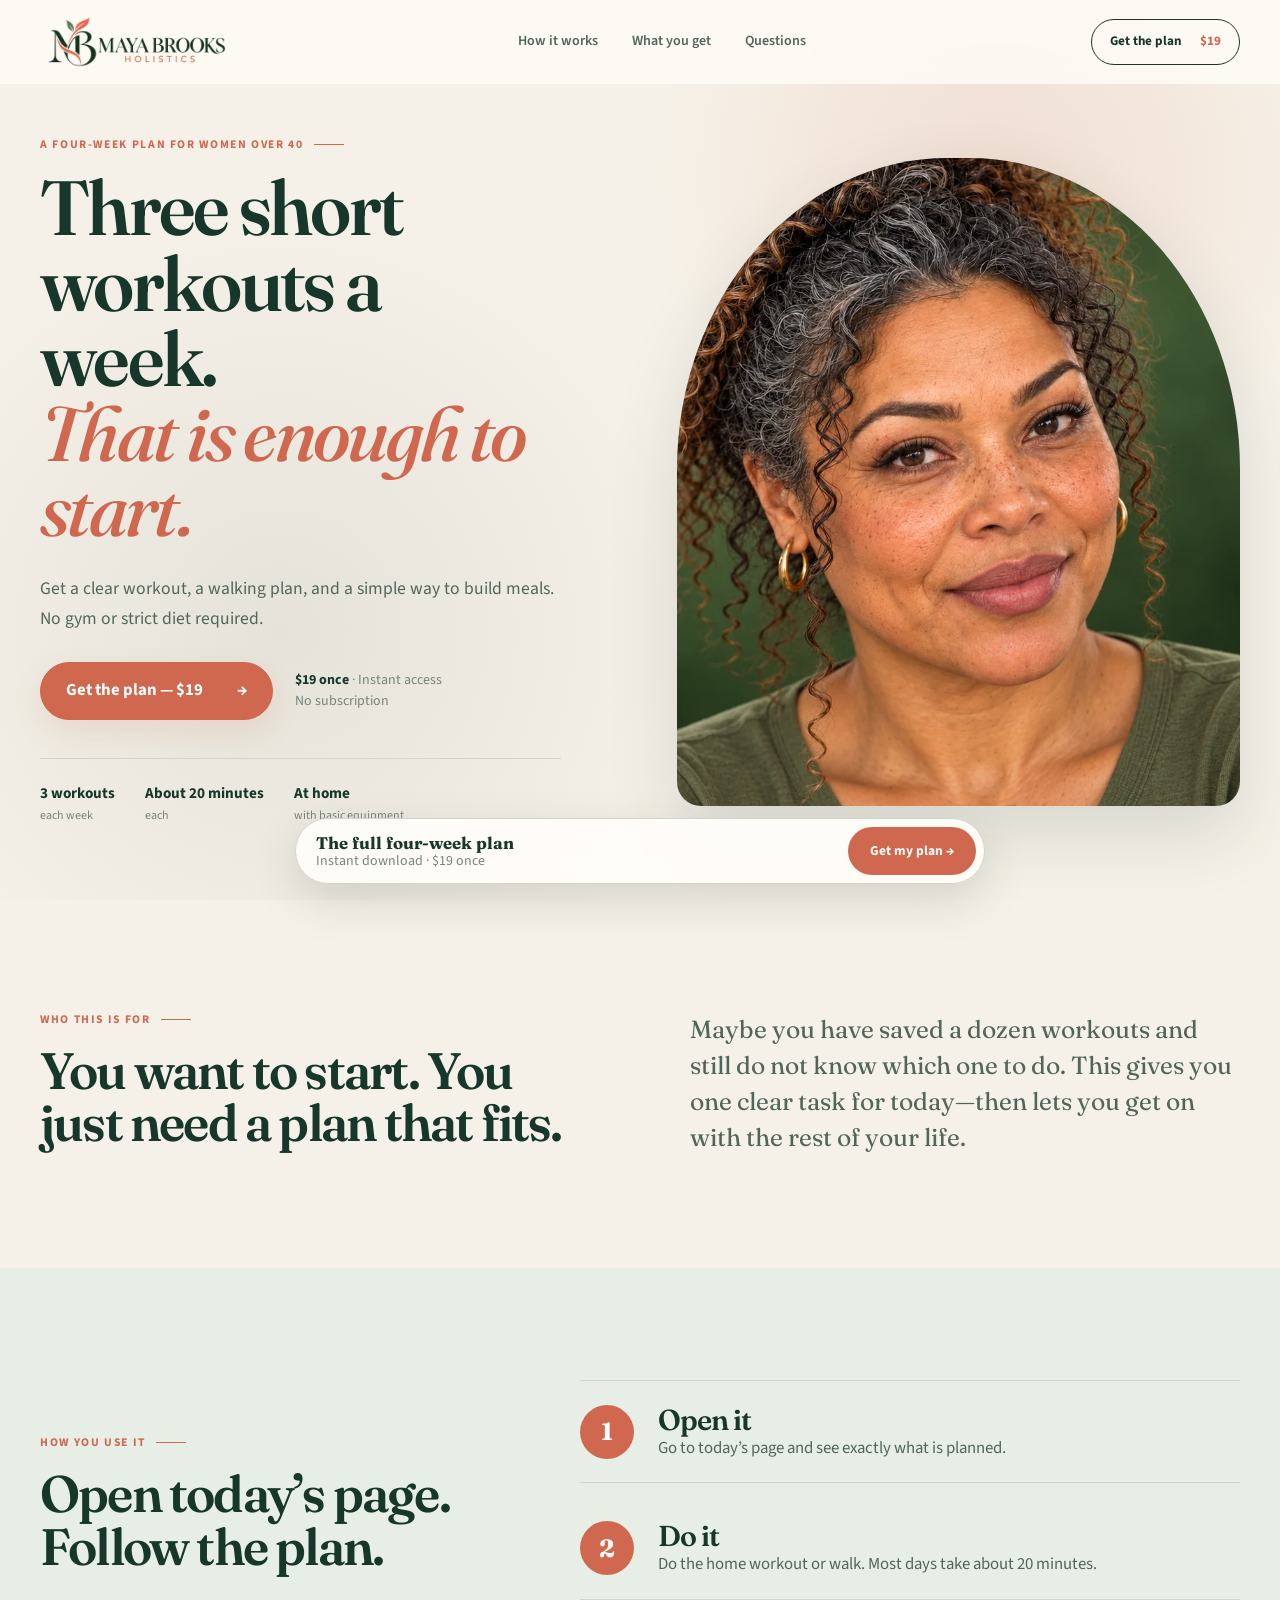
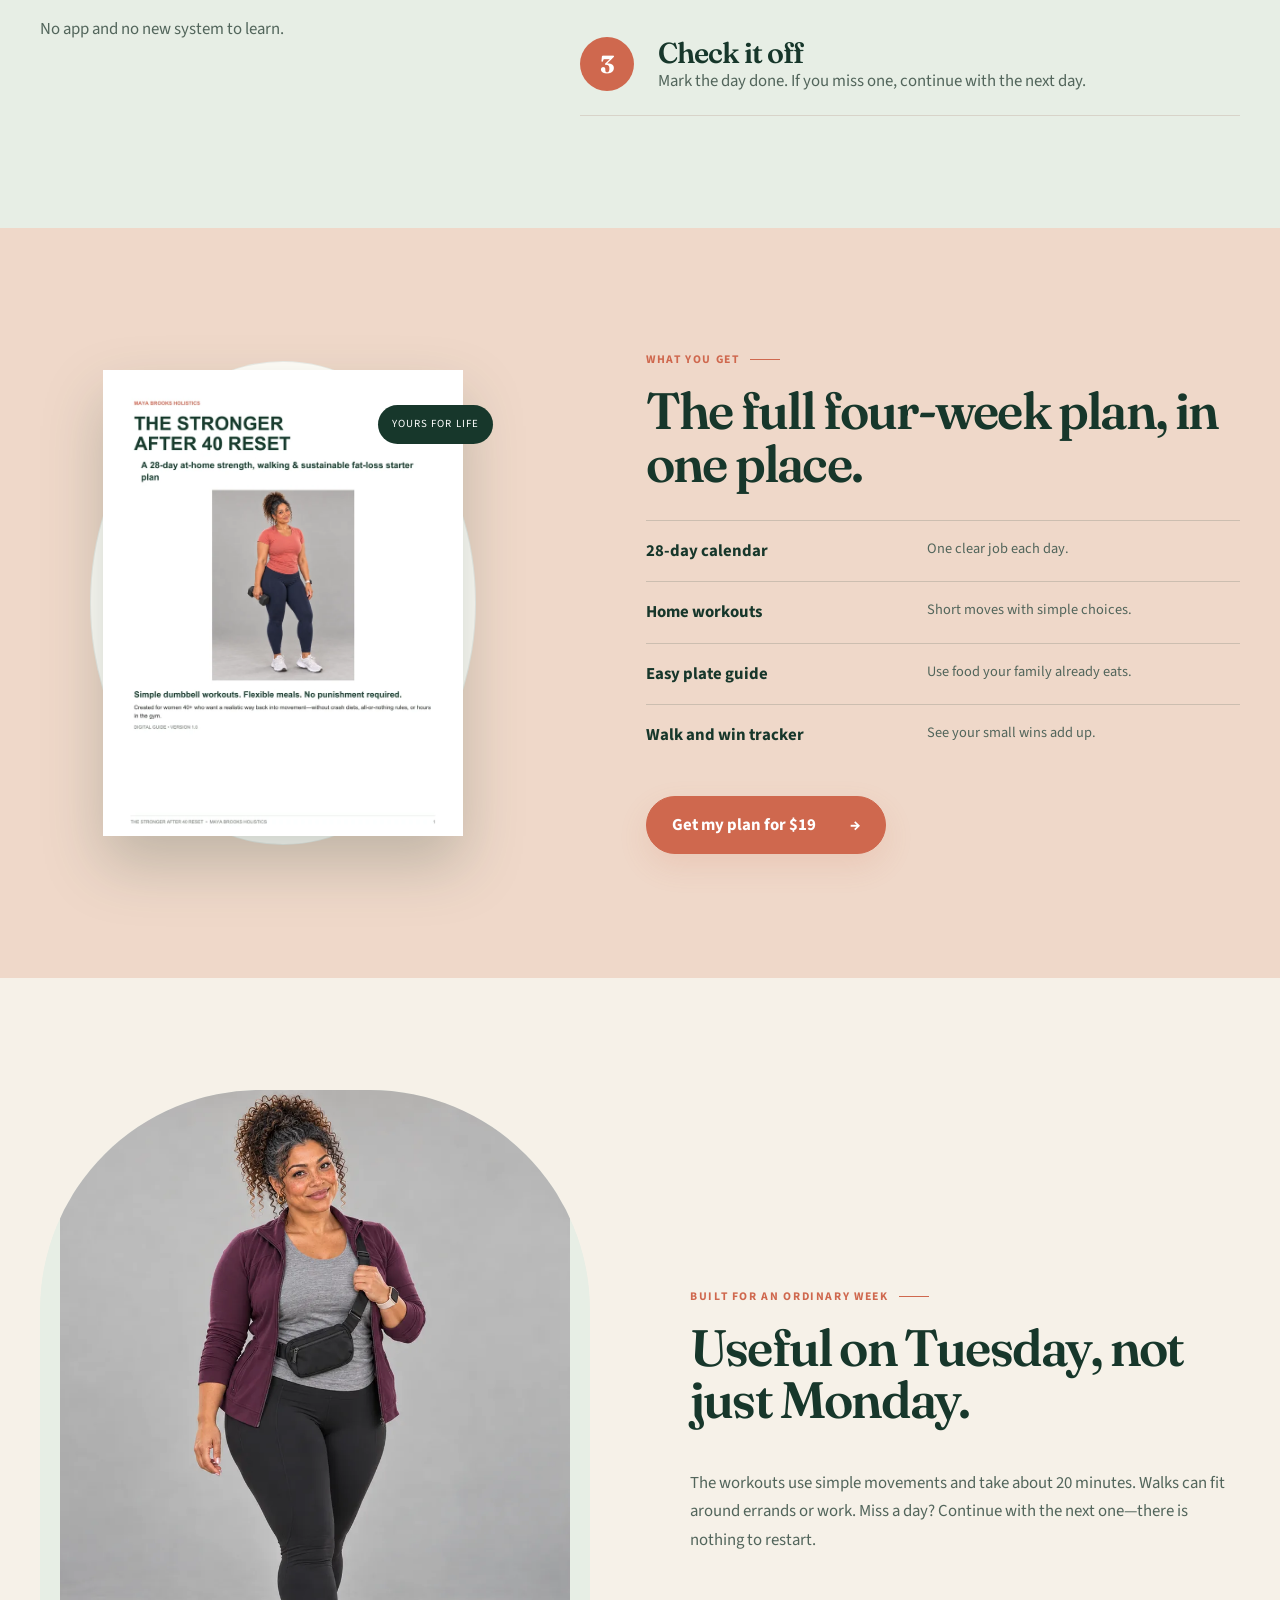
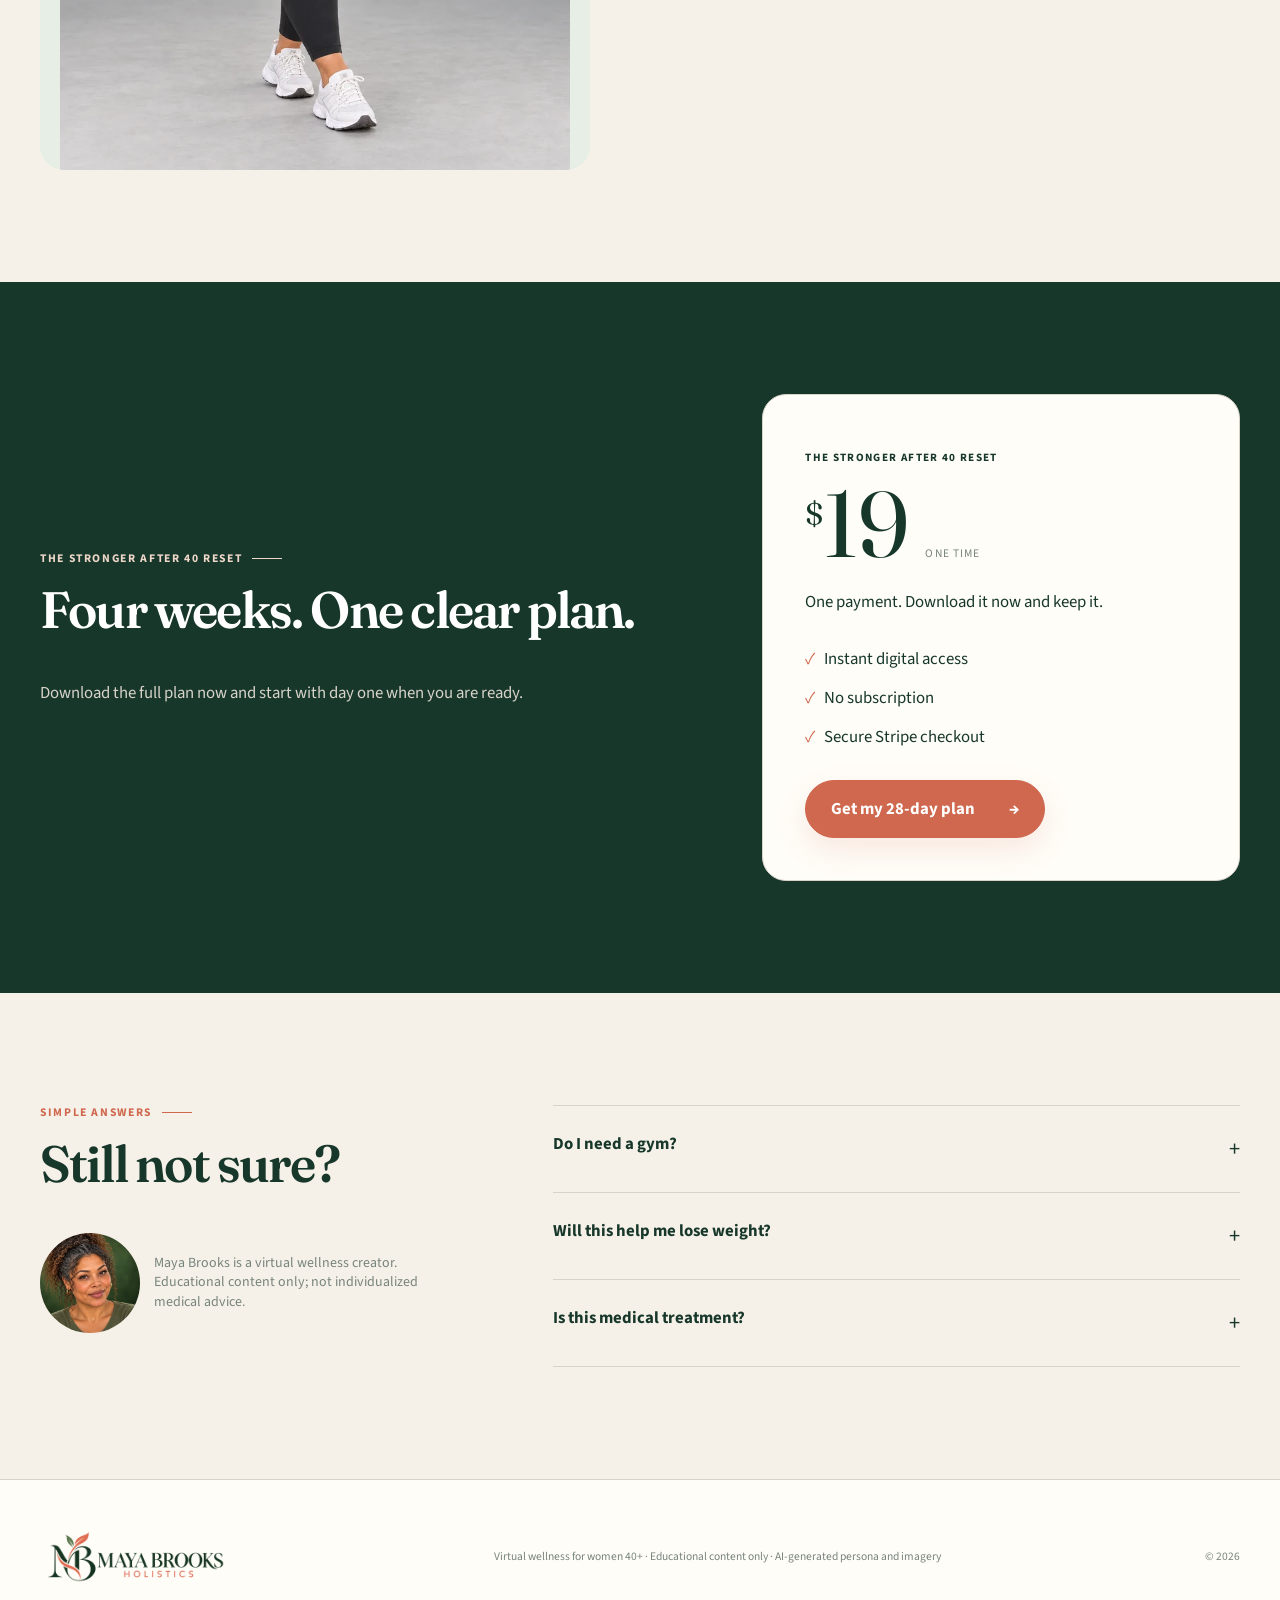
<file: index.html>
<!doctype html>
<html lang="en">
  <head>
    <meta charset="utf-8" />
    <meta
      name="viewport"
      content="width=device-width,initial-scale=1,viewport-fit=cover"
    />
    <meta
      name="description"
      content="A simple 28-day at-home plan for busy moms over 40 who want to feel stronger and get back on track."
    />
    <meta property="og:title" content="The Stronger After 40 Reset" />
    <meta
      property="og:description"
      content="Three short home workouts a week, a walking plan, and a simple way to build meals."
    />
    <meta
      property="og:image"
      content="https://realspotlightpr.github.io/maya-brooks-holistics/assets/maya-hero-desktop.webp"
    />
    <title>The Stronger After 40 Reset | Maya Brooks Holistics</title>
    <script>
      if (matchMedia("(min-width:901px)").matches)
        location.replace("desktop.html");
    </script>
    <link rel="stylesheet" href="design.css?v=4" />
    <link rel="stylesheet" href="fixes.css?v=4" />
  </head>
  <body class="mobile-page">
    <div class="progress" aria-hidden="true"></div>
    <a class="skip" href="#main">Skip to content</a>
    <header class="nav">
      <a class="brand" href="#top" aria-label="Maya Brooks Holistics home"
        ><img
          src="assets/maya-brooks-logo-compact.png"
          width="450"
          height="150"
          alt="Maya Brooks Holistics" /></a
      ><a class="nav-buy checkout-link" href="#offer"
        >Get the plan <span>$19</span></a
      >
    </header>
    <main id="main">
      <section class="mobile-hero" id="top">
        <div class="mobile-portrait image-zoom">
          <img
            class="parallax-image"
            src="assets/maya-hero-mobile.webp"
            width="900"
            height="1200"
            alt="Maya Brooks, virtual wellness creator"
            fetchpriority="high"
          />
        </div>
        <div class="hero-copy reveal">
          <p class="eyebrow">A four-week plan for women over 40</p>
          <h1 class="hero-title">
            <span class="hero-word">Three short workouts a week.</span>
            <em class="hero-word">That is enough to start.</em>
          </h1>
          <p>
            Get a clear workout, a walking plan, and a simple way to build
            meals. No gym or strict diet required.
          </p>
          <a class="button magnet checkout-link" href="#offer"
            >Get the plan — $19 <span>→</span></a
          ><small
            >One-time $19 payment · Instant access · No subscription</small
          >
        </div>
      </section>
      <section class="intro section">
        <p class="eyebrow reveal">Who this is for</p>
        <h2 class="float-title">You want to start. You just need a plan that fits.</h2>
        <p class="reading-copy reveal">
          Maybe you have saved a dozen workouts and still do not know which one
          to do. This gives you one clear task for today—then lets you get on
          with the rest of your life.
        </p>
      </section>
      <section class="method section" id="method">
        <div class="section-heading reveal">
          <p class="eyebrow">How you use it</p>
          <h2 class="float-title">Open today’s page.<br />Follow the plan.</h2>
          <p>
            No app and no new system to learn.
          </p>
        </div>
        <div class="simple-steps reveal" aria-label="Three steps">
          <article>
            <span>1</span>
            <div>
              <h3>Open it</h3>
              <p>Go to today’s page and see exactly what is planned.</p>
            </div>
          </article>
          <article>
            <span>2</span>
            <div>
              <h3>Do it</h3>
              <p>
                Do the home workout or walk. Most days take about 20 minutes.
              </p>
            </div>
          </article>
          <article>
            <span>3</span>
            <div>
              <h3>Check it off</h3>
              <p>
                Mark the day done. If you miss one, continue with the next day.
              </p>
            </div>
          </article>
        </div>
      </section>
      <section class="visual-story section">
        <div class="guide-visual reveal">
          <div class="soft-orbit" aria-hidden="true"></div>
          <img
            src="assets/reset-cover.webp"
            width="800"
            height="1100"
            alt="The Stronger After 40 Reset program cover"
            loading="lazy"
          /><span class="keep-badge">Yours for life</span>
        </div>
        <div class="guide-copy reveal">
          <p class="eyebrow">What you get</p>
          <h2 class="float-title">The full four-week plan, in one place.</h2>
          <ul>
            <li><b>28-day calendar</b><span>One clear job each day.</span></li>
            <li>
              <b>Home workouts</b><span>Short moves with simple choices.</span>
            </li>
            <li>
              <b>Easy plate guide</b
              ><span>Use food your family already eats.</span>
            </li>
            <li>
              <b>Walk and win tracker</b
              ><span>See your small wins add up.</span>
            </li>
          </ul>
        </div>
      </section>
      <section class="fit section">
        <div class="fit-photo image-zoom reveal">
          <img
            src="assets/maya-walking.webp"
            width="900"
            height="1200"
            alt="Maya dressed for an everyday walk"
            loading="lazy"
          />
        </div>
        <div class="fit-copy reveal">
          <p class="eyebrow">Built for an ordinary week</p>
          <h2 class="float-title">Useful on Tuesday, not just Monday.</h2>
          <p>
            The workouts use simple movements and take about 20 minutes. Walks
            can fit around errands or work. Miss a day? Continue with the next
            one—there is nothing to restart.
          </p>
        </div>
      </section>
      <section class="offer section" id="offer">
        <p class="eyebrow reveal">The Stronger After 40 Reset</p>
        <h2 class="float-title">Four weeks. One clear plan.</h2>
        <div class="price reveal"><sup>$</sup>19 <span>one time</span></div>
        <p class="reveal">One payment. Download it now and keep it.</p>
        <a class="button light magnet checkout-link reveal" href="#offer"
          >Get my 28-day plan <span>→</span></a
        ><small>Secure Stripe checkout · Instant digital access</small>
      </section>
      <section class="faq section" id="faq">
        <p class="eyebrow reveal">Simple answers</p>
        <h2 class="float-title">Still not sure?</h2>
        <details>
          <summary>Do I need a gym?<span>+</span></summary>
          <p>
            No. The sessions are designed for home with simple dumbbells or
            household alternatives.
          </p>
        </details>
        <details>
          <summary>Will this help me lose weight?<span>+</span></summary>
          <p>
            It can help you build habits that support weight loss. Every body is
            different, so no one can promise a number on the scale.
          </p>
        </details>
        <details>
          <summary>Is this medical treatment?<span>+</span></summary>
          <p>
            No. This is general educational wellness content. Talk with a
            qualified healthcare professional about injuries or health
            conditions.
          </p>
        </details>
      </section>
    </main>
    <footer>
      <img
        src="assets/maya-brooks-logo-compact.png"
        width="450"
        alt="Maya Brooks Holistics"
      />
      <p>
        Maya Brooks is a virtual wellness creator. Educational content only; not
        individualized medical advice. AI-generated persona and imagery.
      </p>
      <p>© <span id="year"></span></p>
    </footer>
    <div class="sticky">
      <span><b>Simple 28-day plan</b><small>$19 · yours for life</small></span
      ><a class="checkout-link" href="#offer">Get my plan →</a>
    </div>
    <dialog class="lead-dialog" id="lead-dialog" aria-labelledby="lead-title">
      <div class="lead-shell">
        <header>
          <div>
            <p>Your next step</p>
            <h2 id="lead-title">Where should we send your plan?</h2>
          </div>
          <button class="lead-close" type="button" aria-label="Close form">×</button>
        </header>
        <p class="lead-intro">Tell us a little about you. Then you’ll see everything inside the reset and finish securely.</p>
        <form class="lead-form" id="lead-form" novalidate>
          <label>First name<input name="firstName" autocomplete="given-name" required /></label>
          <label>Email address<input name="email" type="email" autocomplete="email" required /></label>
          <label>Your biggest goal right now<textarea name="goal" rows="3" required placeholder="Example: feel stronger and have more energy"></textarea></label>
          <p class="lead-error" id="lead-error" role="alert" hidden>Please check your name, email, and goal.</p>
          <button class="button lead-submit" type="submit">Show me the plan <span>→</span></button>
          <small>We’ll only send helpful plan updates. Unsubscribe any time.</small>
        </form>
      </div>
    </dialog>
    <script src="script.js?v=8"></script>
  </body>
</html>
</file>
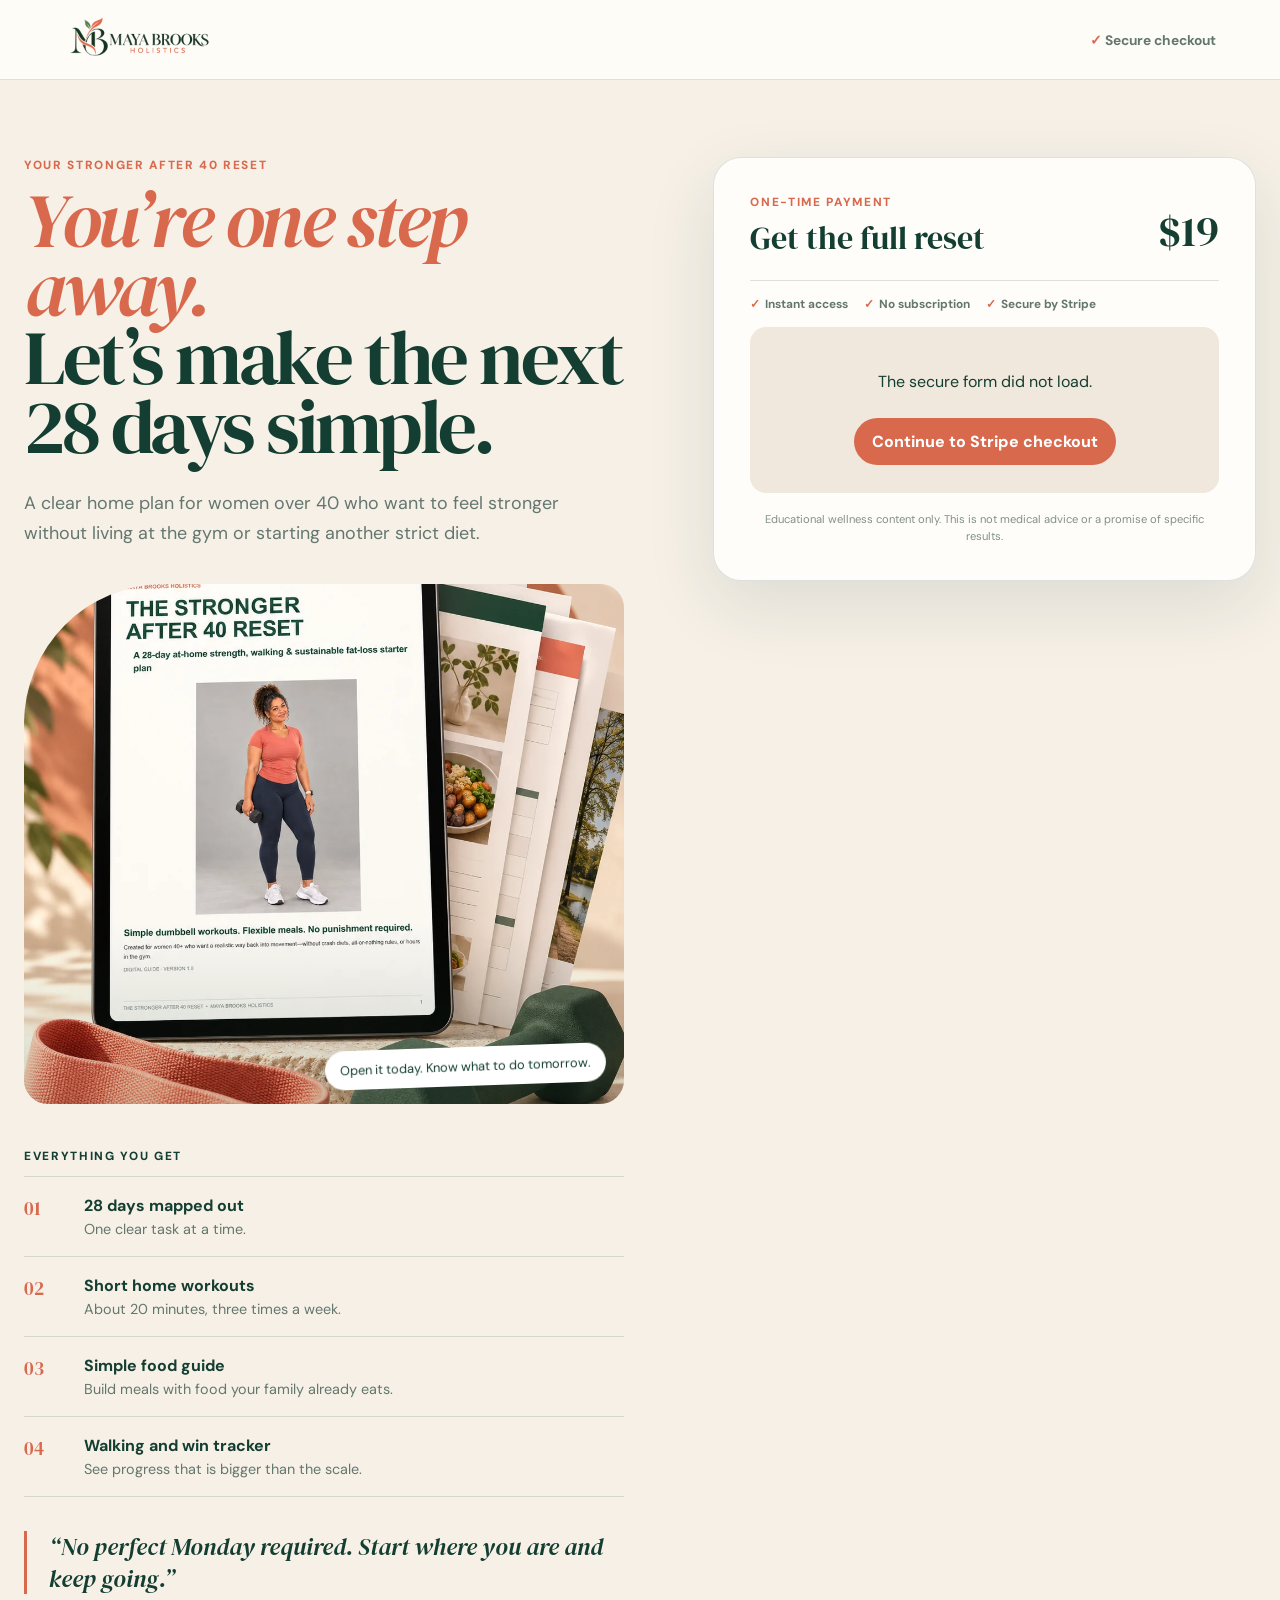
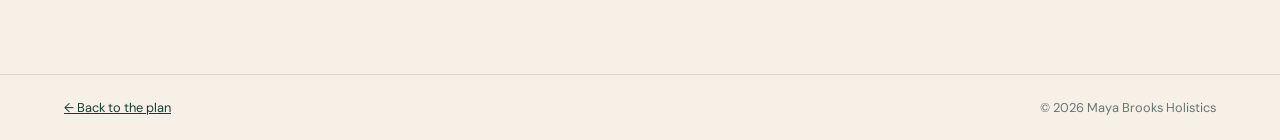
<file: checkout.html>
<!doctype html>
<html lang="en">
<head>
  <meta charset="utf-8"><meta name="viewport" content="width=device-width,initial-scale=1"><meta name="theme-color" content="#143e31">
  <title>Complete Your Reset | Maya Brooks Holistics</title><meta name="robots" content="noindex">
  <link rel="preconnect" href="https://fonts.googleapis.com"><link rel="preconnect" href="https://fonts.gstatic.com" crossorigin>
  <link href="https://fonts.googleapis.com/css2?family=DM+Sans:wght@400;500;600;700&family=DM+Serif+Display:ital@0;1&display=swap" rel="stylesheet">
  <link rel="stylesheet" href="checkout.css?v=1"><script src="https://js.stripe.com/v3/"></script>
</head>
<body>
  <header class="checkout-nav"><a href="./" aria-label="Maya Brooks Holistics home"><img src="assets/maya-brooks-logo-compact.png" alt="Maya Brooks Holistics"></a><span><i aria-hidden="true">✓</i> Secure checkout</span></header>
  <main class="funnel">
    <section class="product-story" aria-labelledby="product-title">
      <p class="eyebrow">Your Stronger After 40 Reset</p>
      <h1 id="product-title"><span id="lead-greeting">You’re one step away.</span><br>Let’s make the next 28 days simple.</h1>
      <p class="lede">A clear home plan for women over 40 who want to feel stronger without living at the gym or starting another strict diet.</p>
      <figure class="product-image"><img src="assets/reset-product-mockup.webp" alt="The Stronger After 40 Reset shown with workout tools and workbook pages"><figcaption>Open it today. Know what to do tomorrow.</figcaption></figure>
      <div class="included"><p>Everything you get</p><ul>
        <li><span>01</span><div><b>28 days mapped out</b><small>One clear task at a time.</small></div></li>
        <li><span>02</span><div><b>Short home workouts</b><small>About 20 minutes, three times a week.</small></div></li>
        <li><span>03</span><div><b>Simple food guide</b><small>Build meals with food your family already eats.</small></div></li>
        <li><span>04</span><div><b>Walking and win tracker</b><small>See progress that is bigger than the scale.</small></div></li>
      </ul></div>
      <blockquote>“No perfect Monday required. Start where you are and keep going.”</blockquote>
    </section>
    <section class="mobile-offer" aria-label="Order summary">
      <img src="assets/reset-product-mockup.webp" alt="The Stronger After 40 Reset">
      <div><p>Your 28-day reset</p><h1><span id="mobile-lead-greeting">You’re one step away.</span></h1><ul><li>3 short workouts a week</li><li>Simple food guide</li><li>Instant access · yours for life</li></ul></div>
    </section>
    <aside class="payment-panel" aria-labelledby="payment-title">
      <div class="payment-heading"><div><p>One-time payment</p><h2 id="payment-title">Get the full reset</h2></div><strong>$19</strong></div>
      <div class="trust-row"><span>Instant access</span><span>No subscription</span><span>Secure by Stripe</span></div>
      <div class="checkout-status" id="checkout-status" role="status">Preparing secure checkout…</div><div id="embedded-checkout"></div>
      <div class="checkout-fallback" id="checkout-fallback" hidden><p>The secure form did not load.</p><a href="https://buy.stripe.com/7sY7sN7TS2va6Qj2OVdZ604">Continue to Stripe checkout</a></div>
      <p class="fine-print">Educational wellness content only. This is not medical advice or a promise of specific results.</p>
    </aside>
  </main>
  <footer><a href="./">← Back to the plan</a><span>© <span id="year"></span> Maya Brooks Holistics</span></footer>
  <script src="checkout.js?v=1"></script>
</body>
</html>
</file>
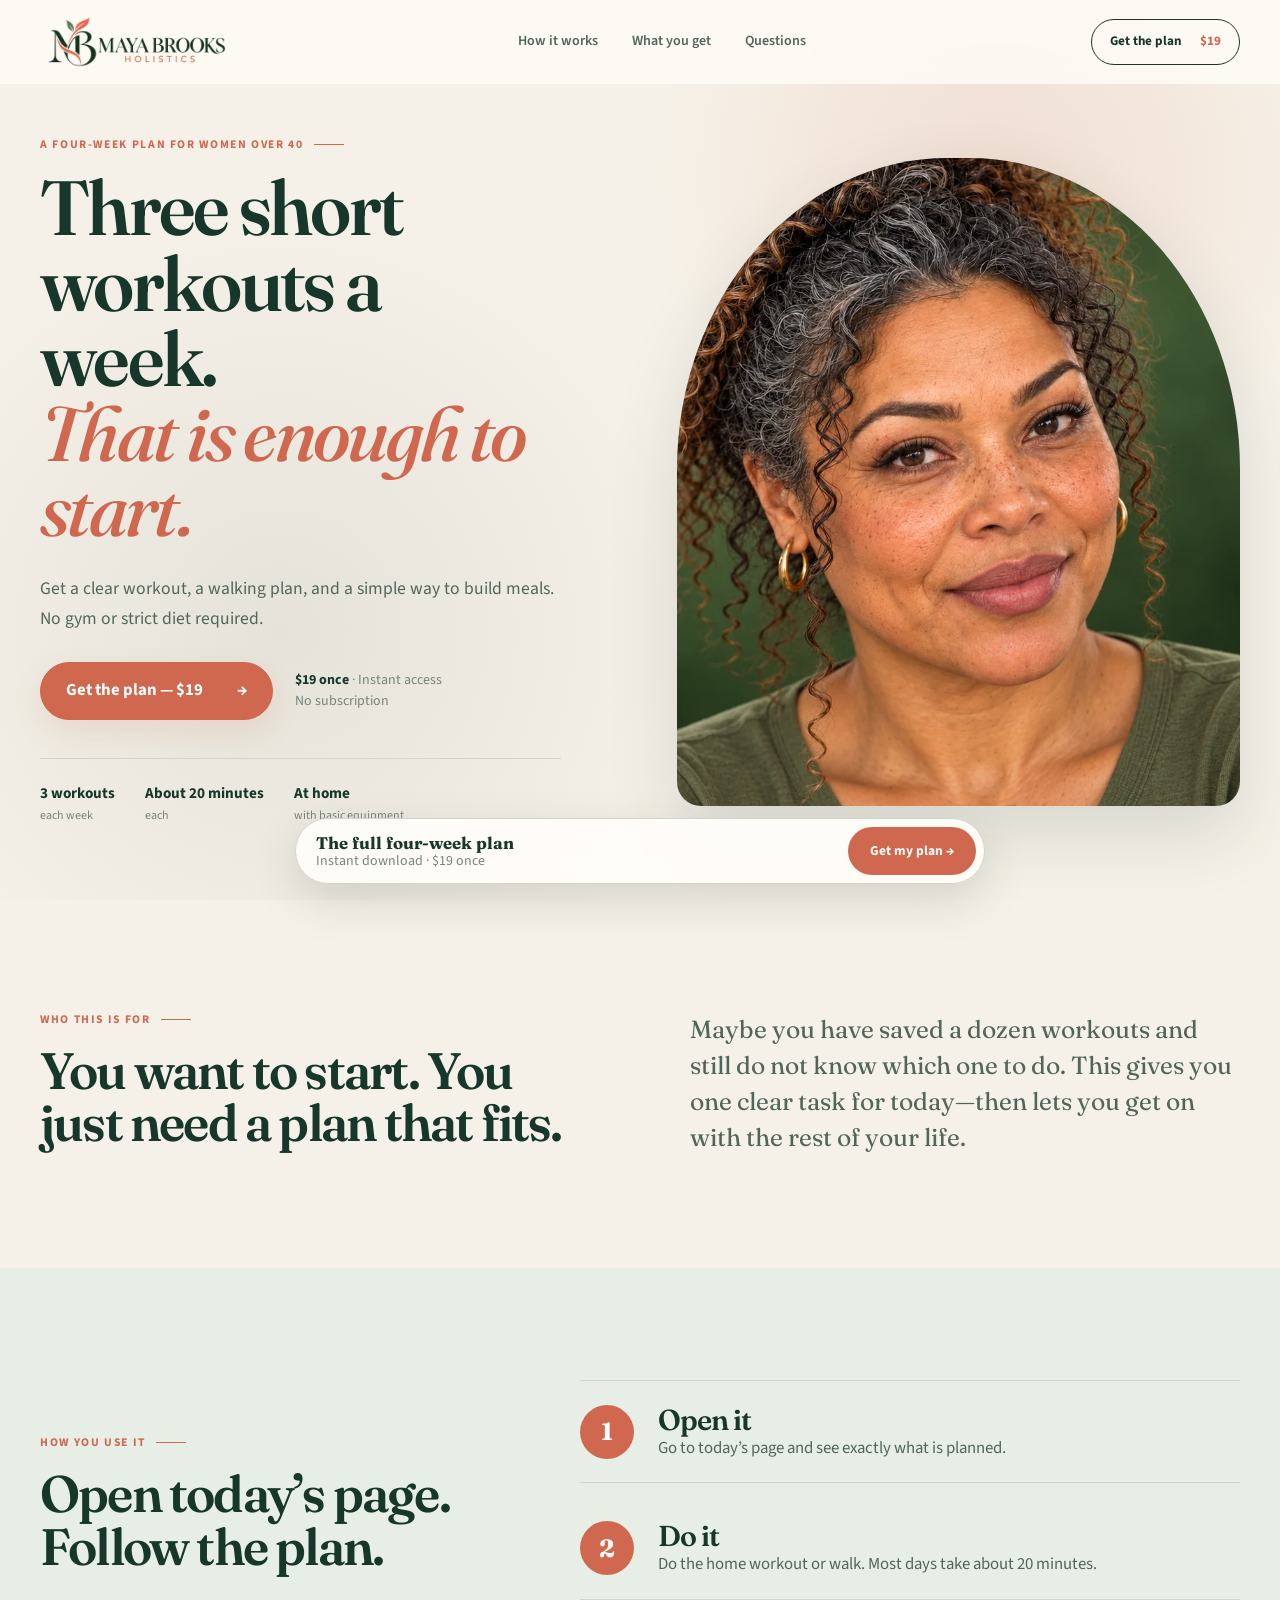
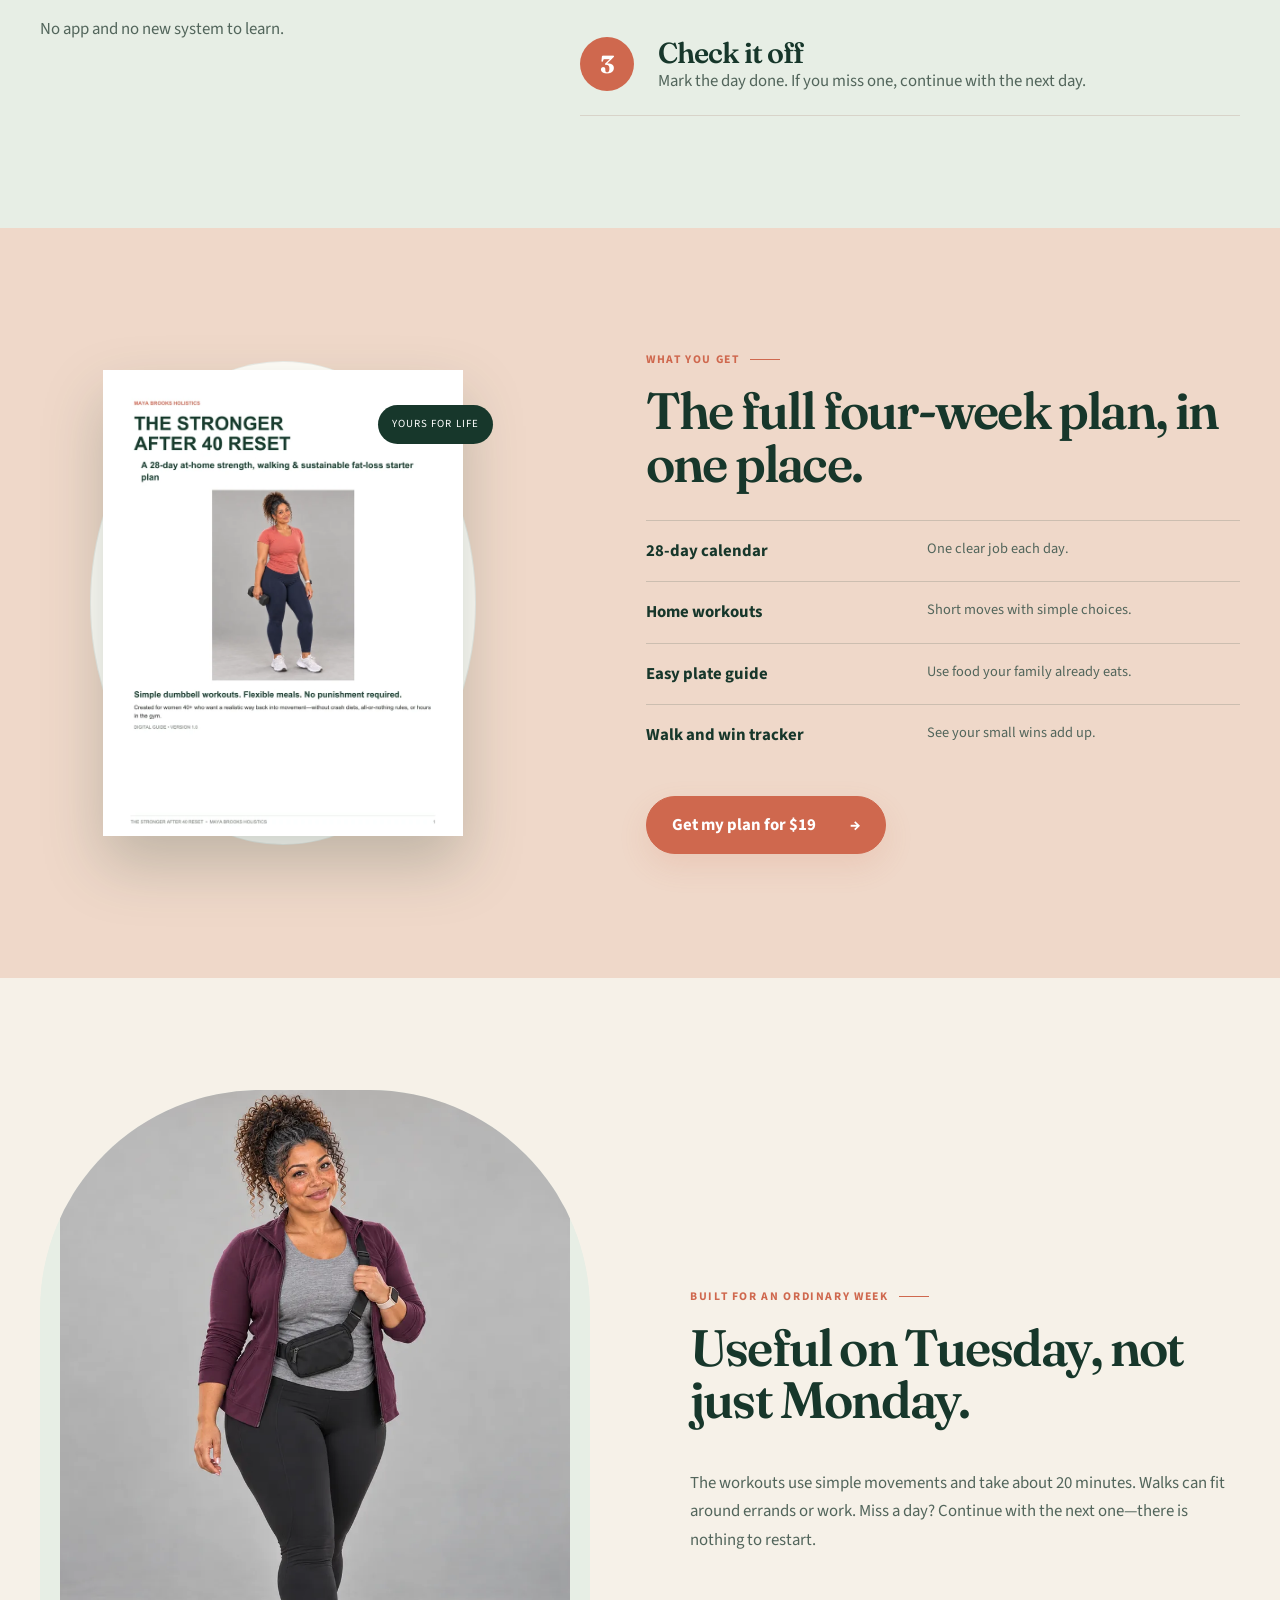
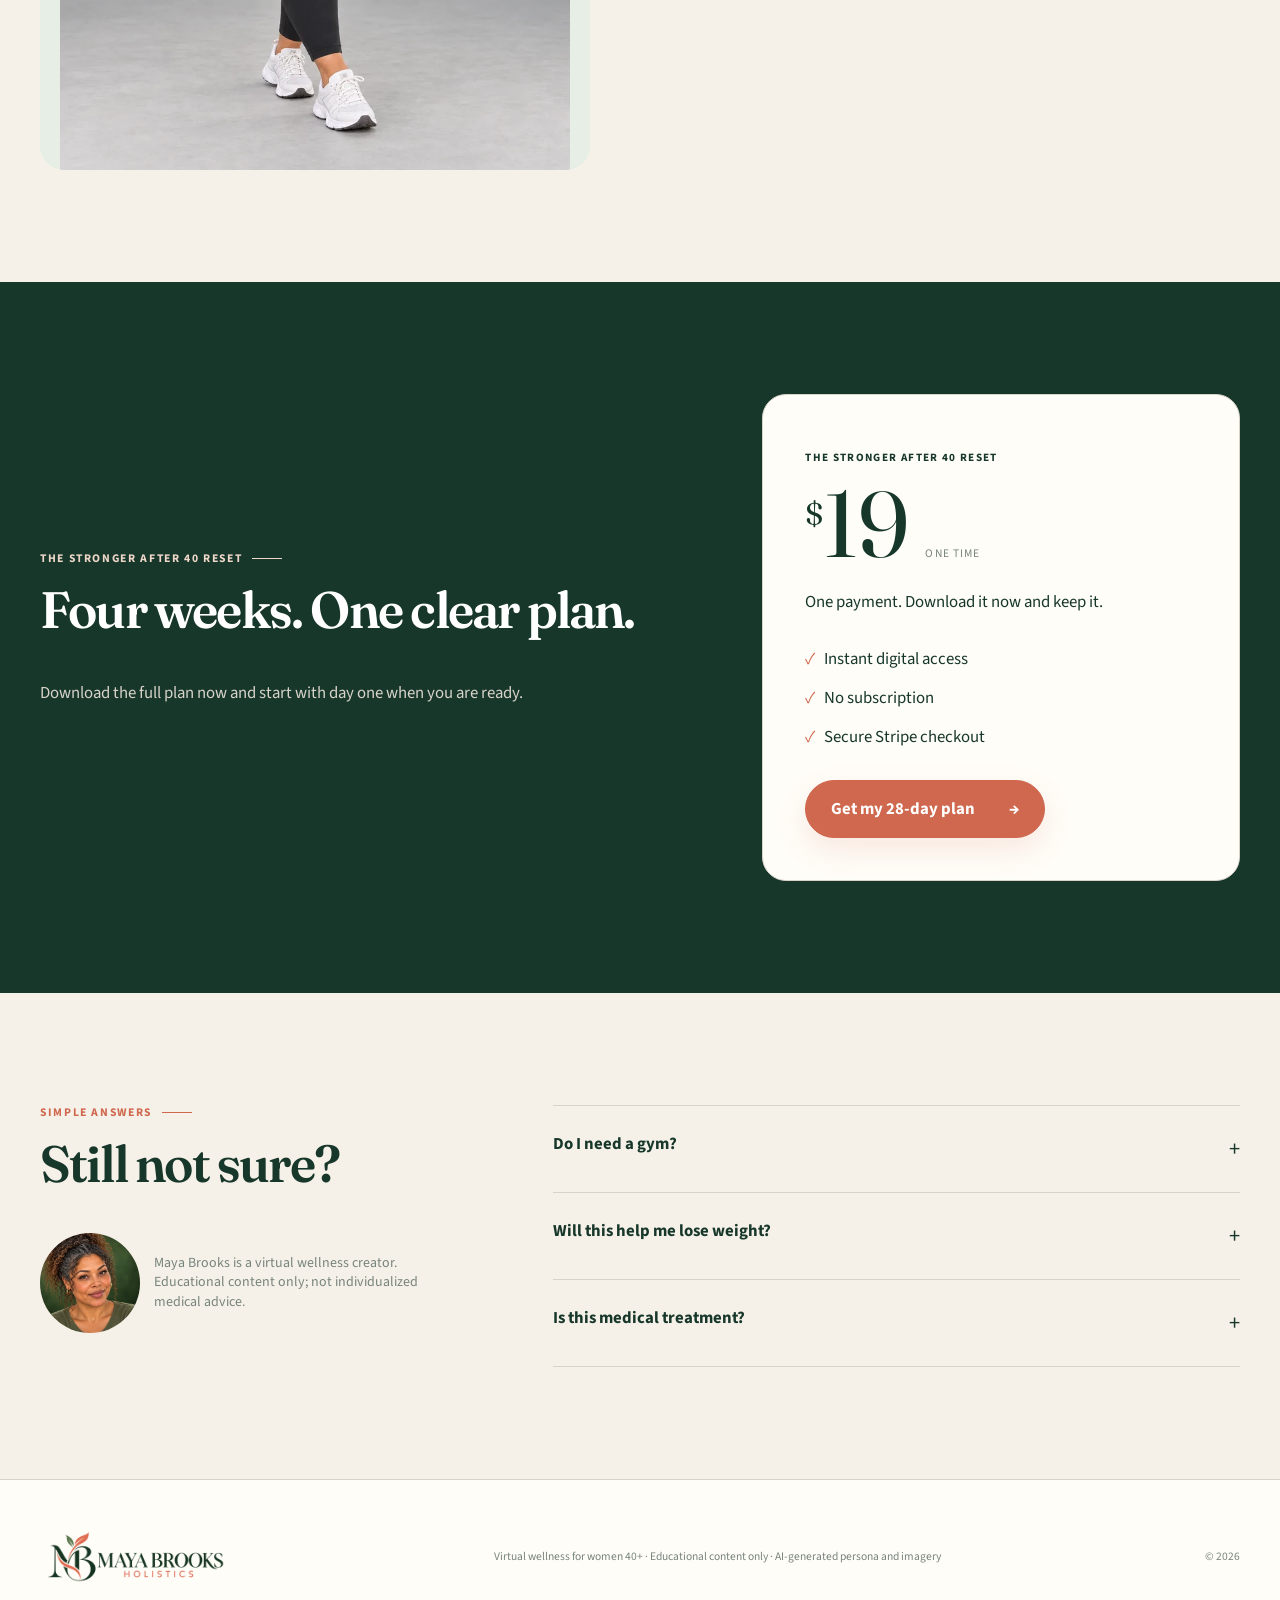
<file: desktop.html>
<!doctype html>
<html lang="en">
  <head>
    <meta charset="utf-8" />
    <meta name="viewport" content="width=device-width,initial-scale=1" />
    <meta
      name="description"
      content="A simple 28-day at-home plan for busy moms over 40 who want to feel stronger and get back on track."
    />
    <meta property="og:title" content="The Stronger After 40 Reset" />
    <meta
      property="og:description"
      content="Three short home workouts a week, a walking plan, and a simple way to build meals."
    />
    <meta
      property="og:image"
      content="https://realspotlightpr.github.io/maya-brooks-holistics/assets/maya-hero-desktop.webp"
    />
    <title>The Stronger After 40 Reset | Maya Brooks Holistics</title>
    <script>
      if (matchMedia("(max-width:900px)").matches)
        location.replace("./?mobile=1");
    </script>
    <link rel="stylesheet" href="design.css?v=4" />
    <link rel="stylesheet" href="fixes.css?v=4" />
  </head>
  <body class="desktop-page">
    <div class="progress" aria-hidden="true"></div>
    <a class="skip" href="#main">Skip to content</a>
    <header class="nav">
      <a class="brand" href="#top" aria-label="Maya Brooks Holistics home"
        ><img
          src="assets/maya-brooks-logo-compact.png"
          width="450"
          height="150"
          alt="Maya Brooks Holistics"
      /></a>
      <nav class="nav-links" aria-label="Main navigation">
        <a href="#method">How it works</a><a href="#inside">What you get</a
        ><a href="#faq">Questions</a>
      </nav>
      <a class="nav-buy checkout-link" href="#offer"
        >Get the plan <span>$19</span></a
      >
    </header>
    <main id="main">
      <section class="desktop-hero" id="top">
        <div class="ambient" aria-hidden="true"></div>
        <div class="desktop-hero-copy reveal">
          <p class="eyebrow">A four-week plan for women over 40</p>
          <h1 class="hero-title">
            <span class="hero-word">Three short workouts a week.</span>
            <em class="hero-word">That is enough to start.</em>
          </h1>
          <p>
            Get a clear workout, a walking plan, and a simple way to build
            meals. No gym or strict diet required.
          </p>
          <div class="hero-actions">
            <a class="button magnet checkout-link" href="#offer"
              >Get the plan — $19 <span>→</span></a
            ><small
              ><b>$19 once</b> · Instant access<br />No subscription</small
            >
          </div>
          <div class="mini-proof">
            <span><b>3 workouts</b> each week</span
            ><span><b>About 20 minutes</b> each</span
            ><span><b>At home</b> with basic equipment</span>
          </div>
        </div>
        <div class="desktop-hero-visual">
          <div class="portrait-frame image-zoom">
            <img
              class="parallax-image"
              src="assets/maya-hero-mobile.webp"
              width="900"
              height="1200"
              alt="Maya Brooks, virtual wellness creator"
              fetchpriority="high"
            />
          </div>
          <div class="cover-float">
            <img
              src="assets/reset-cover.webp"
              width="800"
              height="1100"
              alt="The Stronger After 40 Reset cover"
            /><span>instant access</span>
          </div>
        </div>
      </section>
      <section class="desktop-intro section">
        <div>
          <p class="eyebrow reveal">Who this is for</p>
          <h2 class="float-title">You want to start. You just need a plan that fits.</h2>
        </div>
        <div>
          <p class="reading-copy reveal">
            Maybe you have saved a dozen workouts and still do not know which
            one to do. This gives you one clear task for today—then lets you get
            on with the rest of your life.
          </p>
        </div>
      </section>
      <section class="desktop-method section" id="method">
        <div class="method-intro reveal">
          <p class="eyebrow">How you use it</p>
          <h2 class="float-title">Open today’s page.<br />Follow the plan.</h2>
          <p>
            No app and no new system to learn.
          </p>
        </div>
        <div class="simple-steps reveal" aria-label="Three steps">
          <article>
            <span>1</span>
            <div>
              <h3>Open it</h3>
              <p>Go to today’s page and see exactly what is planned.</p>
            </div>
          </article>
          <article>
            <span>2</span>
            <div>
              <h3>Do it</h3>
              <p>
                Do the home workout or walk. Most days take about 20 minutes.
              </p>
            </div>
          </article>
          <article>
            <span>3</span>
            <div>
              <h3>Check it off</h3>
              <p>
                Mark the day done. If you miss one, continue with the next day.
              </p>
            </div>
          </article>
        </div>
      </section>
      <section class="desktop-contents section" id="inside">
        <div class="guide-visual reveal">
          <div class="soft-orbit" aria-hidden="true"></div>
          <img
            src="assets/reset-cover.webp"
            width="800"
            height="1100"
            alt="The Stronger After 40 Reset program cover"
            loading="lazy"
          /><span class="keep-badge">Yours for life</span>
        </div>
        <div class="guide-copy reveal">
          <p class="eyebrow">What you get</p>
          <h2 class="float-title">The full four-week plan, in one place.</h2>
          <ul>
            <li><b>28-day calendar</b><span>One clear job each day.</span></li>
            <li>
              <b>Home workouts</b><span>Short moves with simple choices.</span>
            </li>
            <li>
              <b>Easy plate guide</b
              ><span>Use food your family already eats.</span>
            </li>
            <li>
              <b>Walk and win tracker</b
              ><span>See your small wins add up.</span>
            </li>
          </ul>
          <a class="button magnet checkout-link" href="#offer"
            >Get my plan for $19 <span>→</span></a
          >
        </div>
      </section>
      <section class="desktop-fit section">
        <div class="fit-photo image-zoom reveal">
          <img
            src="assets/maya-walking.webp"
            width="900"
            height="1200"
            alt="Maya dressed for an everyday walk"
            loading="lazy"
          />
        </div>
        <div class="fit-copy reveal">
          <p class="eyebrow">Built for an ordinary week</p>
          <h2 class="float-title">Useful on Tuesday, not just Monday.</h2>
          <p>
            The workouts use simple movements and take about 20 minutes. Walks
            can fit around errands or work. Miss a day? Continue with the next
            one—there is nothing to restart.
          </p>
        </div>
      </section>
      <section class="desktop-offer section" id="offer">
        <div>
          <p class="eyebrow reveal">The Stronger After 40 Reset</p>
          <h2 class="float-title">Four weeks. One clear plan.</h2>
          <p class="reveal">
            Download the full plan now and start with day one when you are ready.
          </p>
        </div>
        <div class="offer-card card reveal">
          <p>The Stronger After 40 Reset</p>
          <div class="price"><sup>$</sup>19 <span>one time</span></div>
          <p>One payment. Download it now and keep it.</p>
          <ul>
            <li>Instant digital access</li>
            <li>No subscription</li>
            <li>Secure Stripe checkout</li>
          </ul>
          <a class="button magnet checkout-link" href="#offer"
            >Get my 28-day plan <span>→</span></a
          >
        </div>
      </section>
      <section class="desktop-faq section" id="faq">
        <div>
          <p class="eyebrow reveal">Simple answers</p>
          <h2 class="float-title">Still not sure?</h2>
          <img
            src="assets/maya-profile.webp"
            width="640"
            height="640"
            alt="Portrait of Maya Brooks"
            loading="lazy"
          /><small
            >Maya Brooks is a virtual wellness creator. Educational content
            only; not individualized medical advice.</small
          >
        </div>
        <div>
          <details>
            <summary>Do I need a gym?<span>+</span></summary>
            <p>
              No. Sessions are designed for home with simple dumbbells or
              household alternatives.
            </p>
          </details>
          <details>
            <summary>Will this help me lose weight?<span>+</span></summary>
            <p>
              It can help you build habits that support weight loss. Every body
              is different, so no one can promise a number on the scale.
            </p>
          </details>
          <details>
            <summary>Is this medical treatment?<span>+</span></summary>
            <p>
              No. Talk with a qualified healthcare professional about injuries
              or health conditions before beginning.
            </p>
          </details>
        </div>
      </section>
    </main>
    <footer>
      <img
        src="assets/maya-brooks-logo-compact.png"
        width="450"
        alt="Maya Brooks Holistics"
      />
      <p>
        Virtual wellness for women 40+ · Educational content only · AI-generated
        persona and imagery
      </p>
      <p>© <span id="year"></span></p>
    </footer>
    <div class="sticky">
      <span
        ><b>The full four-week plan</b
        ><small>Instant download · $19 once</small></span
      ><a class="checkout-link" href="#offer">Get my plan →</a>
    </div>
    <dialog class="lead-dialog" id="lead-dialog" aria-labelledby="lead-title">
      <div class="lead-shell">
        <header>
          <div>
            <p>Your next step</p>
            <h2 id="lead-title">Where should we send your plan?</h2>
          </div>
          <button class="lead-close" type="button" aria-label="Close form">×</button>
        </header>
        <p class="lead-intro">Tell us a little about you. Then you’ll see everything inside the reset and finish securely.</p>
        <form class="lead-form" id="lead-form" novalidate>
          <label>First name<input name="firstName" autocomplete="given-name" required /></label>
          <label>Email address<input name="email" type="email" autocomplete="email" required /></label>
          <label>Your biggest goal right now<textarea name="goal" rows="3" required placeholder="Example: feel stronger and have more energy"></textarea></label>
          <p class="lead-error" id="lead-error" role="alert" hidden>Please check your name, email, and goal.</p>
          <button class="button lead-submit" type="submit">Show me the plan <span>→</span></button>
          <small>We’ll only send helpful plan updates. Unsubscribe any time.</small>
        </form>
      </div>
    </dialog>
    <script src="script.js?v=8"></script>
  </body>
</html>
</file>
<file: design.css>
@import url('https://fonts.googleapis.com/css2?family=Fraunces:opsz,wght@9..144,500;9..144,600;9..144,700&family=Source+Sans+3:wght@400;500;600;700&display=swap');
:root{--bg:#f6f1e8;--surface:#fffdf8;--surface-alt:#e7eee5;--surface-warm:#efd8c9;--surface-hover:#f9f5ed;--border:#d8d3c9;--border-hover:#a9b8aa;--text:#17372b;--text-secondary:#52655b;--text-tertiary:#77847c;--accent:#cf684e;--accent-hover:#b9543d;--accent-soft:#f3dfd6;--forest:#17372b;--sage:#98ad98;--white:#ffffff;--transparent:transparent;--bg-rgb:246,241,232;--surface-rgb:255,253,248;--accent-rgb:207,104,78;--forest-rgb:23,55,43;--success:#557a5b;--error:#a64035;--warning:#a97432;--serif:"Fraunces",Georgia,serif;--sans:"Source Sans 3",Arial,sans-serif;--max:1200px}
*{box-sizing:border-box}html{scroll-behavior:smooth;scroll-padding-top:92px}body{margin:0;background:var(--bg);color:var(--text);font-family:var(--sans);font-size:1.05rem;line-height:1.7;overflow-x:hidden;padding-bottom:78px}img{display:block;max-width:100%}a{color:inherit}.skip{position:fixed;left:-999px;top:12px;z-index:999;background:var(--surface);padding:12px 16px}.skip:focus{left:12px}.progress{position:fixed;z-index:300;left:0;top:0;width:100%;height:3px;background:var(--accent);transform:scaleX(0);transform-origin:left}.nav{height:84px;position:fixed;z-index:100;inset:0 0 auto;display:flex;align-items:center;justify-content:space-between;padding:0 max(24px,calc((100vw - var(--max))/2));background:rgba(var(--surface-rgb),.78);border-bottom:1px solid var(--transparent);transition:background .3s ease,border-color .3s ease,box-shadow .3s ease;backdrop-filter:blur(10px)}.nav.scrolled{background:rgba(var(--surface-rgb),.94);border-color:var(--border);box-shadow:0 4px 24px rgba(var(--forest-rgb),.06)}.brand img{width:192px;height:auto;filter:none}.nav-links{display:flex;align-items:center;gap:34px}.nav-links a{font-size:.88rem;font-weight:600;text-decoration:none;color:var(--text-secondary);transition:color .2s}.nav-links a:hover{color:var(--accent)}.nav-buy{display:inline-flex;align-items:center;gap:18px;min-height:46px;padding:0 18px;border:1px solid var(--forest);border-radius:999px;text-decoration:none;font-size:.82rem;font-weight:700;transition:background .2s,color .2s}.nav-buy span{color:var(--accent)}.nav-buy:hover{background:var(--forest);color:var(--white)}.nav-buy:hover span{color:var(--white)}:focus-visible{outline:3px solid rgba(var(--accent-rgb),.28);outline-offset:3px}.section{padding:112px max(24px,calc((100vw - var(--max))/2))}.eyebrow{margin:0 0 18px;color:var(--accent);font-size:.73rem;line-height:1.3;font-weight:700;letter-spacing:.14em;text-transform:uppercase}.eyebrow:after{content:"";display:inline-block;width:30px;height:1px;background:var(--accent);margin:0 0 3px 10px}h1,h2,h3{font-family:var(--serif);font-weight:600;letter-spacing:-.035em;margin-top:0}h1{font-size:clamp(3.4rem,6vw,5.8rem);line-height:.98}h2{font-size:clamp(2.5rem,4vw,4.25rem);line-height:1.02}h3{font-size:1.65rem;line-height:1.15}.hero-title em{display:block;color:var(--accent);font-weight:500}.button{background:var(--accent);color:var(--white);border:1px solid var(--accent);min-height:58px;border-radius:999px;padding:0 25px;display:inline-flex;align-items:center;justify-content:space-between;gap:34px;text-decoration:none;font-weight:700;box-shadow:0 12px 30px rgba(var(--accent-rgb),.14);transition:transform .2s ease,background .2s ease,box-shadow .2s ease}.button:hover{background:var(--accent-hover);box-shadow:0 12px 30px rgba(var(--accent-rgb),.22);transform:translateY(-2px)}.button:active{transform:translateY(0) scale(.98)}.button.light{background:var(--surface);color:var(--forest);border-color:var(--surface)}.button.light:hover{background:var(--white)}.card{background:var(--surface);border:1px solid var(--border);border-radius:24px;transition:transform .3s ease,border-color .3s ease,box-shadow .3s ease}.card:hover{transform:translateY(-4px);border-color:var(--border-hover);box-shadow:0 20px 50px rgba(var(--forest-rgb),.09)}.tag{border:1px solid var(--border);border-radius:999px;background:var(--surface);color:var(--text-secondary);padding:8px 12px;font-size:.78rem;font-weight:600}.hero-word{display:block;opacity:0;transform:translateY(24px);animation:wordIn .72s cubic-bezier(.16,1,.3,1) forwards}.hero-word:nth-child(2){animation-delay:.12s}@keyframes wordIn{to{opacity:1;transform:none}}.reveal,.float-title{opacity:0;transform:translateY(22px);transition:opacity .7s cubic-bezier(.16,1,.3,1),transform .7s cubic-bezier(.16,1,.3,1)}.reveal.in-view,.float-title.in-view{opacity:1;transform:none}.image-zoom{overflow:hidden}.image-zoom img{transition:transform .7s cubic-bezier(.16,1,.3,1)}.image-zoom:hover img{transform:scale(1.025)}
.desktop-hero{min-height:790px;height:100svh;padding:118px max(32px,calc((100vw - var(--max))/2)) 54px;display:grid;grid-template-columns:.93fr 1.07fr;gap:80px;align-items:center;position:relative;overflow:hidden}.ambient{position:absolute;inset:0;background:radial-gradient(circle at 78% 20%,rgba(var(--accent-rgb),.14),var(--transparent) 28%),radial-gradient(circle at 22% 70%,rgba(var(--forest-rgb),.08),var(--transparent) 36%);animation:ambientShift 12s ease-in-out infinite alternate;pointer-events:none}@keyframes ambientShift{to{transform:scale(1.06) translate3d(1%,1%,0)}}.desktop-hero-copy,.desktop-hero-visual{position:relative;z-index:2}.desktop-hero-copy h1{margin:0 0 27px}.desktop-hero-copy>p:not(.eyebrow){max-width:580px;color:var(--text-secondary);font-size:1.1rem}.hero-actions{display:flex;align-items:center;gap:22px;margin-top:28px}.hero-actions small{color:var(--text-tertiary);line-height:1.45}.hero-actions small b{color:var(--forest)}.mini-proof{display:flex;gap:30px;border-top:1px solid var(--border);padding-top:22px;margin-top:38px}.mini-proof span{color:var(--text-tertiary);font-size:.75rem}.mini-proof b{display:block;color:var(--forest);font-size:.95rem}.desktop-hero-visual{height:min(72vh,690px)}.portrait-frame{height:100%;width:87%;margin-left:auto;border-radius:48% 48% 24px 24px;box-shadow:0 28px 70px rgba(var(--forest-rgb),.14);background:var(--surface-alt)}.portrait-frame img{width:100%;height:100%;object-fit:cover;object-position:center}.cover-float{position:absolute;left:0;bottom:18px;width:180px;transform:rotate(-4deg);filter:drop-shadow(0 20px 24px rgba(var(--forest-rgb),.2));transition:transform .35s ease}.cover-float:hover{transform:rotate(-1deg) translateY(-5px)}.cover-float span{position:absolute;right:-24px;top:18px;background:var(--accent);color:var(--white);padding:7px 10px;font-size:.62rem;text-transform:uppercase;letter-spacing:.12em}.photo-note{position:absolute;right:-8px;bottom:16px;background:var(--surface);border:1px solid var(--border);border-radius:999px;padding:9px 14px;margin:0;font-size:.75rem;color:var(--text-secondary);transform:rotate(-2deg);transition:transform .2s}.photo-note:hover{transform:rotate(0)}.promise-ribbon{overflow:hidden;background:var(--forest);color:var(--white);white-space:nowrap}.promise-ribbon div{width:max-content;padding:14px 0;text-transform:uppercase;font-size:.72rem;font-weight:700;letter-spacing:.13em;animation:ribbon 26s linear infinite}.promise-ribbon i{color:var(--accent);margin:0 18px}@keyframes ribbon{to{transform:translateX(-42%)}}
.desktop-intro{display:grid;grid-template-columns:1fr 1fr;gap:100px;align-items:start}.desktop-intro h2{max-width:560px;margin-bottom:0}.reading-copy{font-family:var(--serif);font-size:1.55rem;line-height:1.45;color:var(--text-secondary);max-width:600px;margin:0}.restart-note{margin-top:36px;border-top:1px solid var(--border);border-bottom:1px solid var(--border);padding:18px 0;display:flex;align-items:center;gap:13px;font-size:.9rem}.restart-note b{color:var(--accent)}.restart-note s{color:var(--text-tertiary)}.hand-note{font-family:var(--serif);font-style:italic;color:var(--accent);margin:13px 0 0 auto;width:max-content;transform:rotate(-2deg);transition:transform .2s}.hand-note:hover{transform:rotate(0)}.desktop-method{background:var(--surface-alt);display:grid;grid-template-columns:.8fr 1.2fr;gap:100px;align-items:center}.method-intro>p:last-child,.section-heading>p:last-child{color:var(--text-secondary);max-width:480px}.method-tabs{display:flex;border-bottom:1px solid var(--border);gap:0}.method-tab{flex:1;background:var(--transparent);color:var(--text-secondary);border:0;border-bottom:2px solid var(--border);min-height:50px;padding:0 12px;font-family:var(--sans);font-size:.86rem;font-weight:700;cursor:pointer;transition:color .2s,border-color .2s}.method-tab:hover,.method-tab[aria-selected="true"]{color:var(--text);border-color:var(--accent)}.method-panel{margin-top:22px;min-height:340px;padding:46px;position:relative;overflow:hidden}.method-panel:after{content:"";position:absolute;width:230px;height:230px;border-radius:50%;right:-80px;bottom:-100px;background:var(--accent-soft)}.method-panel>span{color:var(--accent);font-size:.72rem}.method-panel h3{font-size:2.45rem;margin:52px 0 16px;max-width:420px}.method-panel p{color:var(--text-secondary);max-width:500px}.method-panel strong{display:inline-block;margin-top:18px;color:var(--accent);font-size:.82rem}.method-panel[hidden]{display:none}.desktop-contents{display:grid;grid-template-columns:.9fr 1.1fr;gap:120px;align-items:center;background:var(--surface-warm)}.guide-visual{width:min(100%,420px);margin:auto;position:relative;padding:30px}.guide-visual>img{position:relative;z-index:2;transform:rotate(-3deg);filter:drop-shadow(0 28px 30px rgba(var(--forest-rgb),.22))}.soft-orbit{position:absolute;inset:4%;border-radius:50%;background:var(--surface);border:1px solid rgba(var(--forest-rgb),.08);animation:softPulse 6s ease-in-out infinite}@keyframes softPulse{50%{transform:scale(1.04)}}.keep-badge{position:absolute;z-index:3;right:0;top:65px;background:var(--forest);color:var(--white);border-radius:999px;padding:10px 14px;font-size:.68rem;text-transform:uppercase;letter-spacing:.1em}.guide-copy h2{margin-bottom:30px}.guide-copy ul{list-style:none;padding:0;margin:0 0 30px}.guide-copy li{display:grid;grid-template-columns:.9fr 1.1fr;gap:24px;border-top:1px solid rgba(var(--forest-rgb),.16);padding:16px 0}.guide-copy li span{color:var(--text-secondary);font-size:.9rem}.desktop-fit{display:grid;grid-template-columns:1fr 1fr;gap:100px;align-items:center}.fit-photo{height:680px;border-radius:220px 220px 24px 24px;background:var(--surface-alt)}.fit-photo img{width:100%;height:100%;object-fit:cover;object-position:center 18%}.fit-copy>p:not(.eyebrow){color:var(--text-secondary);max-width:580px}.tags{display:flex;flex-wrap:wrap;gap:10px;margin-top:26px}.desktop-offer{display:grid;grid-template-columns:1fr .78fr;gap:110px;align-items:center;background:var(--forest);color:var(--white)}.desktop-offer .eyebrow{color:var(--surface-warm)}.desktop-offer .eyebrow:after{background:var(--surface-warm)}.desktop-offer h2{max-width:650px}.desktop-offer>div>p:last-child{color:var(--border);max-width:500px}.offer-card{padding:42px;color:var(--text)}.offer-card>p:first-child{text-transform:uppercase;letter-spacing:.12em;font-size:.7rem;font-weight:700}.price{font-family:var(--serif);font-size:5.8rem;line-height:1;color:var(--forest)}.price sup{font-size:2rem}.price span{font-family:var(--sans);font-size:.72rem;text-transform:uppercase;letter-spacing:.1em;color:var(--text-tertiary)}.offer-card ul{list-style:none;padding:0;margin:24px 0}.offer-card li{padding:5px 0}.offer-card li:before{content:"✓";color:var(--accent);margin-right:9px}.desktop-faq{display:grid;grid-template-columns:.75fr 1.25fr;gap:100px}.desktop-faq h2{max-width:480px}.desktop-faq img{width:100px;height:100px;border-radius:50%;object-fit:cover;display:inline-block;vertical-align:middle}.desktop-faq small{display:inline-block;vertical-align:middle;max-width:270px;color:var(--text-tertiary);margin-left:14px;line-height:1.4}.faq details,.desktop-faq details{border-top:1px solid var(--border);padding:24px 0}.faq details:last-child,.desktop-faq details:last-child{border-bottom:1px solid var(--border)}summary{list-style:none;display:flex;justify-content:space-between;cursor:pointer;font-weight:700}summary::-webkit-details-marker{display:none}summary span{font-size:1.4rem;font-weight:400;transition:transform .2s}details[open] summary span{transform:rotate(45deg)}details p{color:var(--text-secondary);max-width:680px}footer{padding:45px max(24px,calc((100vw - var(--max))/2));display:flex;align-items:center;justify-content:space-between;gap:30px;border-top:1px solid var(--border);font-size:.72rem;color:var(--text-tertiary);background:var(--surface)}footer img{width:175px}.sticky{position:fixed;z-index:150;left:50%;bottom:16px;transform:translateX(-50%);width:min(690px,calc(100vw - 32px));display:flex;align-items:center;justify-content:space-between;padding:8px 8px 8px 20px;border:1px solid var(--border);border-radius:999px;background:rgba(var(--surface-rgb),.94);box-shadow:0 16px 46px rgba(var(--forest-rgb),.15);backdrop-filter:blur(12px)}.sticky>span{display:flex;flex-direction:column;line-height:1.2}.sticky b{font-family:var(--serif)}.sticky small{color:var(--text-tertiary)}.sticky a{background:var(--accent);color:var(--white);border-radius:999px;min-height:48px;padding:0 22px;display:flex;align-items:center;text-decoration:none;font-weight:700;font-size:.84rem}
.cover-float{display:none}.portrait-frame{width:94%}.desktop-page .portrait-frame img{content:url("assets/maya-hero-mobile.webp");object-fit:cover;object-position:center 32%}.guide-visual>img{display:block;width:100%;height:auto;max-height:none;margin-inline:auto;transform:none;object-fit:contain}.fit-photo img{object-fit:contain;background:var(--surface-alt)}
.mobile-page{display:none}
@media(max-width:900px){.desktop-page{display:none}.mobile-page{display:block}.nav{height:70px;padding:0 18px}.brand img{width:146px}.nav-buy{min-height:42px;padding:0 13px;font-size:.72rem}.section{padding:82px 20px}.mobile-hero{padding-top:70px}.mobile-portrait{height:43svh;min-height:340px;max-height:480px;position:relative;background:var(--surface-alt)}.mobile-portrait img{width:100%;height:100%;object-fit:cover;object-position:center 25%}.mobile-portrait .photo-note{right:15px;bottom:15px;font-size:.65rem}.hero-copy{padding:34px 20px 55px;background:var(--surface)}.hero-copy h1{font-size:clamp(3.2rem,13vw,4.25rem);margin:0 0 22px}.hero-copy>p:not(.eyebrow){color:var(--text-secondary);font-size:1rem}.hero-copy .button{width:100%;margin-top:9px}.hero-copy small,.offer>small{display:block;text-align:center;color:var(--text-tertiary);font-size:.68rem;margin-top:12px}.promise-ribbon div{animation-duration:19s}.intro h2,.section-heading h2,.guide-copy h2,.fit-copy h2,.offer h2,.faq h2{font-size:clamp(2.65rem,11vw,3.4rem)}.reading-copy{font-family:var(--serif);font-size:1.3rem;line-height:1.5;color:var(--text-secondary)}.restart-note{display:grid;grid-template-columns:1fr auto 1fr;padding:16px 0}.restart-note s{grid-column:1/-1;text-align:center}.method{background:var(--surface-alt)}.method-component{margin-top:35px}.method-tabs{overflow-x:auto}.method-tab{min-width:105px}.method-panel{min-height:330px;padding:30px}.method-panel h3{font-size:2.15rem;margin-top:42px}.visual-story{background:var(--surface-warm);display:flex;flex-direction:column;gap:70px}.guide-visual{width:min(90vw,350px)}.guide-copy li{grid-template-columns:1fr;gap:3px}.fit-photo{height:520px;border-radius:180px 180px 22px 22px;margin-bottom:48px}.offer{background:var(--forest);color:var(--white);text-align:center}.offer .eyebrow{color:var(--surface-warm)}.offer .eyebrow:after{background:var(--surface-warm)}.offer .price{color:var(--surface-warm)}.offer>p{color:var(--border)}.offer .button{width:100%;margin-top:15px}.faq{background:var(--surface)}footer{display:block;padding:42px 20px 110px}footer img{width:165px;margin-bottom:22px}.sticky{left:0;bottom:0;transform:none;width:100%;border-radius:0;border-inline:0;border-bottom:0;padding:8px 10px calc(8px + env(safe-area-inset-bottom,0px))}.sticky>span{display:none}.sticky a{width:100%;justify-content:center;min-height:54px}.nav-links{display:none}.button{min-height:56px}.desktop-hero,.desktop-intro,.desktop-method,.desktop-contents,.desktop-fit,.desktop-offer,.desktop-faq{display:none}}
@media(max-width:900px){.mobile-portrait img{object-fit:contain;object-position:center;background:var(--forest)}.guide-visual>img{width:100%;height:auto;max-height:none}.fit-photo img{object-fit:contain}}
@media(max-width:360px){.brand img{width:130px}.nav-buy{padding-inline:10px}.hero-copy{padding-inline:17px}.hero-copy h1{font-size:3rem}.section{padding-inline:17px}}
@media(prefers-reduced-motion:reduce){*,*::before,*::after{animation-duration:.01ms!important;animation-iteration-count:1!important;transition-duration:.01ms!important;scroll-behavior:auto!important}.hero-word,.reveal,.float-title{opacity:1!important;transform:none!important}}
</file>
<file: fixes.css>
footer img {
  display: block;
  width: 190px;
  height: auto;
  max-height: 72px;
  object-fit: contain;
  object-position: left center;
}

/* Lead capture: the first step of the funnel. */
.lead-dialog { width:min(92vw,560px); max-height:calc(100svh - 32px); margin:auto; padding:0; overflow:auto; border:0; border-radius:28px; color:#153f32; background:#fffaf3; box-shadow:0 28px 90px rgba(10,39,30,.28); }
.lead-dialog::backdrop { background:rgba(8,28,22,.72); backdrop-filter:blur(8px); }
.lead-shell { padding:clamp(24px,5vw,42px); }
.lead-shell header { display:flex; align-items:flex-start; justify-content:space-between; gap:18px; margin-bottom:12px; }
.lead-shell header p { margin:0 0 8px; color:#d7674b; font-size:.74rem; font-weight:800; letter-spacing:.14em; text-transform:uppercase; }
.lead-shell h2 { max-width:430px; margin:0; font-family:var(--serif,Georgia,serif); font-size:clamp(2rem,6vw,3.15rem); line-height:.96; letter-spacing:-.045em; }
.lead-close { width:42px; height:42px; flex:0 0 42px; border:1px solid rgba(21,63,50,.18); border-radius:50%; color:#153f32; background:transparent; font-size:1.45rem; cursor:pointer; }
.lead-intro { max-width:46ch; margin:18px 0 24px; color:#536b62; line-height:1.55; }
.lead-form { display:grid; gap:16px; }
.lead-form label { display:grid; gap:7px; color:#153f32; font-size:.9rem; font-weight:750; }
.lead-form input,.lead-form textarea { width:100%; box-sizing:border-box; border:1px solid rgba(21,63,50,.2); border-radius:13px; padding:14px 15px; color:#153f32; background:#fff; font:inherit; resize:vertical; outline:none; transition:border-color 160ms ease,box-shadow 160ms ease; }
.lead-form input:focus,.lead-form textarea:focus { border-color:#d7674b; box-shadow:0 0 0 4px rgba(215,103,75,.13); }
.lead-submit { width:100%; border:0; cursor:pointer; }
.lead-submit:disabled { cursor:wait; opacity:.75; }
.lead-form small { color:#6f817a; text-align:center; }
.lead-error { margin:0; color:#a8392d; font-weight:700; }
@media (max-width:600px) { .lead-dialog { width:calc(100vw - 20px); max-height:calc(100svh - 20px); border-radius:22px; } .lead-shell { padding:24px 20px; } .lead-shell h2 { font-size:2.25rem; } }

.checkout-dialog {
  width: min(720px, calc(100vw - 32px));
  max-height: calc(100svh - 32px);
  padding: 0;
  border: 0;
  border-radius: 24px;
  background: var(--surface);
  color: var(--text);
  box-shadow: 0 28px 90px rgba(var(--forest-rgb), 0.28);
  overflow: auto;
}

.checkout-dialog::backdrop {
  background: rgba(var(--forest-rgb), 0.66);
  backdrop-filter: blur(6px);
}

.checkout-shell {
  padding: 28px;
}

.checkout-shell > header {
  display: flex;
  align-items: flex-start;
  justify-content: space-between;
  gap: 24px;
  padding-bottom: 18px;
  margin-bottom: 12px;
  border-bottom: 1px solid var(--border);
}

.checkout-shell > header p,
.checkout-shell > header h2 {
  margin: 0;
}

.checkout-shell > header p {
  color: var(--text-secondary);
  font-size: 0.78rem;
  font-weight: 700;
  text-transform: uppercase;
  letter-spacing: 0.08em;
}

.checkout-shell > header h2 {
  margin-top: 4px;
  font-size: 2rem;
  line-height: 1.1;
}

.checkout-shell > header h2 span {
  color: var(--accent);
}

.checkout-close {
  display: grid;
  flex: 0 0 auto;
  width: 44px;
  height: 44px;
  place-items: center;
  border: 1px solid var(--border);
  border-radius: 50%;
  background: transparent;
  color: var(--text);
  font: inherit;
  font-size: 1.7rem;
  line-height: 1;
  cursor: pointer;
}

.checkout-status {
  padding: 28px 0;
  color: var(--text-secondary);
  text-align: center;
}

.checkout-status:empty {
  display: none;
}

.checkout-fallback {
  padding: 30px 10px;
  text-align: center;
}

.checkout-fallback a {
  display: inline-flex;
  min-height: 52px;
  align-items: center;
  justify-content: center;
  padding: 0 22px;
  border-radius: 999px;
  background: var(--accent);
  color: white;
  font-weight: 700;
  text-decoration: none;
}

@media (max-width: 900px) {
  .checkout-dialog {
    width: 100%;
    max-width: none;
    max-height: calc(100svh - 10px);
    margin: auto 0 0;
    border-radius: 22px 22px 0 0;
  }

  .checkout-shell {
    padding: 20px 16px calc(22px + env(safe-area-inset-bottom, 0px));
  }

  .checkout-shell > header h2 {
    font-size: 1.65rem;
  }

  .mobile-page .nav {
    gap: 12px;
  }

  .mobile-page .brand {
    min-width: 0;
    flex: 0 1 146px;
  }

  .mobile-page .brand img {
    width: 100%;
  }

  .mobile-page .nav-buy {
    flex: 0 0 auto;
    white-space: nowrap;
  }

  .mobile-page .hero-copy h1 {
    font-size: clamp(2.75rem, 11.5vw, 3.35rem);
    line-height: 1.01;
  }

  .mobile-page .intro h2,
  .mobile-page .section-heading h2,
  .mobile-page .guide-copy h2,
  .mobile-page .fit-copy h2,
  .mobile-page .offer h2,
  .mobile-page .faq h2 {
    font-size: clamp(2.25rem, 9.5vw, 2.85rem);
  }

  footer img {
    width: 165px;
    height: auto;
    max-height: 64px;
  }
}

.simple-steps {
  display: grid;
  gap: 14px;
}

.simple-steps article {
  display: grid;
  grid-template-columns: 58px 1fr;
  gap: 20px;
  align-items: center;
  padding: 22px 0;
  border-bottom: 1px solid var(--border);
}

.simple-steps article:first-child {
  border-top: 1px solid var(--border);
}

.simple-steps article > span {
  display: grid;
  width: 54px;
  height: 54px;
  place-items: center;
  border-radius: 50%;
  background: var(--accent);
  color: var(--white);
  font-family: var(--serif);
  font-size: 1.55rem;
  font-weight: 700;
}

.simple-steps h3,
.simple-steps p {
  margin: 0;
}

.simple-steps h3 {
  font-size: 1.8rem;
}

.simple-steps p {
  color: var(--text-secondary);
  line-height: 1.45;
}

@media (max-width: 900px) {
  .simple-steps {
    margin-top: 30px;
  }

  .simple-steps article {
    grid-template-columns: 48px 1fr;
    gap: 15px;
    padding: 20px 0;
  }

  .simple-steps article > span {
    width: 46px;
    height: 46px;
    font-size: 1.3rem;
  }

  .simple-steps h3 {
    font-size: 1.5rem;
  }
}
</file>
<file: checkout.css>
:root{--green:#143e31;--cream:#f6f0e7;--paper:#fffdf9;--coral:#d8694d;--muted:#64776f;--line:rgba(20,62,49,.14)}
*{box-sizing:border-box}html{background:var(--cream)}body{margin:0;color:var(--green);background:var(--cream);font-family:"DM Sans",sans-serif}.checkout-nav{min-height:76px;display:flex;align-items:center;justify-content:space-between;padding:12px clamp(20px,5vw,72px);border-bottom:1px solid var(--line);background:rgba(255,253,249,.92)}.checkout-nav img{width:190px;height:50px;object-fit:contain;object-position:left center}.checkout-nav span{color:var(--muted);font-size:.86rem;font-weight:700}.checkout-nav i{color:var(--coral);font-style:normal}
.funnel{width:min(1240px,calc(100% - 48px));margin:0 auto;display:grid;grid-template-columns:minmax(0,1.05fr) minmax(430px,.95fr);gap:clamp(42px,7vw,100px);align-items:start;padding:clamp(46px,6vw,88px) 0 80px}.product-story{min-width:0}.eyebrow,.payment-heading p,.included>p{margin:0 0 12px;color:var(--coral);font-size:.74rem;font-weight:800;letter-spacing:.14em;text-transform:uppercase}h1,h2{font-family:"DM Serif Display",Georgia,serif;font-weight:400}h1{max-width:700px;margin:0;font-size:clamp(3.2rem,6vw,6.4rem);line-height:.9;letter-spacing:-.045em}h1 span{color:var(--coral);font-style:italic}.lede{max-width:650px;margin:28px 0 36px;color:var(--muted);font-size:1.12rem;line-height:1.65}
.mobile-offer{display:none}
.product-image{position:relative;margin:0 0 44px;height:520px;overflow:hidden;border-radius:140px 24px 24px 24px;background:#e9ded0}.product-image img{width:100%;height:100%;display:block;object-fit:cover;object-position:center 52%}.product-image:after{content:"";position:absolute;inset:0;background:linear-gradient(180deg,transparent 65%,rgba(20,62,49,.18));pointer-events:none}.product-image figcaption{position:absolute;z-index:1;right:18px;bottom:18px;padding:11px 15px;border-radius:999px;color:var(--green);background:#fff;font-size:.8rem;transform:rotate(-2deg);box-shadow:0 8px 24px rgba(20,62,49,.14)}.included>p{color:var(--green)}.included ul{margin:0;padding:0;list-style:none;border-top:1px solid var(--line)}.included li{display:grid;grid-template-columns:44px 1fr;gap:16px;padding:18px 0;border-bottom:1px solid var(--line)}.included li>span{color:var(--coral);font-family:"DM Serif Display",serif;font-size:1.2rem}.included b,.included small{display:block}.included b{margin-bottom:4px;font-size:1rem}.included small{color:var(--muted);font-size:.9rem}blockquote{margin:34px 0 0;padding-left:22px;border-left:3px solid var(--coral);font-family:"DM Serif Display",serif;font-size:1.5rem;font-style:italic;line-height:1.3}
.payment-panel{position:sticky;top:24px;min-width:0;overflow:hidden;border:1px solid var(--line);border-radius:28px;padding:clamp(22px,4vw,36px);background:var(--paper);box-shadow:0 24px 70px rgba(20,62,49,.11)}.payment-heading{display:flex;justify-content:space-between;align-items:end;gap:18px;padding-bottom:20px;border-bottom:1px solid var(--line)}.payment-heading p{margin-bottom:6px}.payment-heading h2{margin:0;font-size:2rem}.payment-heading strong{font-family:"DM Serif Display",serif;font-size:2.7rem;font-weight:400}.trust-row{display:flex;flex-wrap:wrap;gap:8px 16px;padding:15px 0;color:var(--muted);font-size:.74rem;font-weight:700}.trust-row span:before{content:"✓";margin-right:5px;color:var(--coral)}.checkout-status{padding:34px 0;text-align:center;color:var(--muted)}.checkout-status:empty{display:none}.checkout-fallback{padding:28px;border-radius:16px;background:#f1e8dd;text-align:center}.checkout-fallback a{display:inline-block;margin-top:10px;color:#fff;background:var(--coral);padding:13px 18px;border-radius:999px;font-weight:800;text-decoration:none}.fine-print{margin:18px 0 0;color:#829089;font-size:.7rem;line-height:1.5;text-align:center}footer{display:flex;justify-content:space-between;gap:24px;padding:24px clamp(20px,5vw,72px);border-top:1px solid var(--line);color:var(--muted);font-size:.8rem}footer a{color:var(--green)}
@media(max-width:900px){.funnel{width:min(100% - 20px,680px);grid-template-columns:1fr;gap:14px;padding:16px 0 34px}.product-story{display:none}.mobile-offer{display:grid;grid-template-columns:112px 1fr;gap:16px;align-items:center;padding:8px 4px 14px}.mobile-offer img{width:112px;height:138px;display:block;object-fit:cover;border-radius:48px 14px 14px 14px;box-shadow:0 14px 34px rgba(20,62,49,.15)}.mobile-offer p{margin:0 0 6px;color:var(--coral);font-size:.68rem;font-weight:800;letter-spacing:.12em;text-transform:uppercase}.mobile-offer h1{margin:0;font-size:clamp(2rem,8vw,3.2rem);line-height:.95}.mobile-offer ul{display:flex;flex-wrap:wrap;gap:5px 12px;margin:12px 0 0;padding:0;list-style:none;color:var(--muted);font-size:.74rem;font-weight:700}.mobile-offer li:before{content:"✓";margin-right:4px;color:var(--coral)}.payment-panel{position:static;border-radius:22px;padding:18px 12px}.trust-row{padding:11px 0}.fine-print{margin-top:10px}}
@media(max-width:520px){.checkout-nav{min-height:58px;padding:6px 12px}.checkout-nav img{width:140px;height:42px}.checkout-nav span{font-size:.7rem}.payment-heading{padding:0 4px 14px}.payment-heading h2{font-size:1.45rem}.payment-heading strong{font-size:2.15rem}.mobile-offer{grid-template-columns:92px 1fr}.mobile-offer img{width:92px;height:118px}.mobile-offer h1{font-size:2.05rem}.mobile-offer ul{gap:4px 9px;margin-top:9px}.trust-row{justify-content:center}.fine-print{font-size:.64rem}footer{flex-direction:column;padding-block:18px}}
</file>
